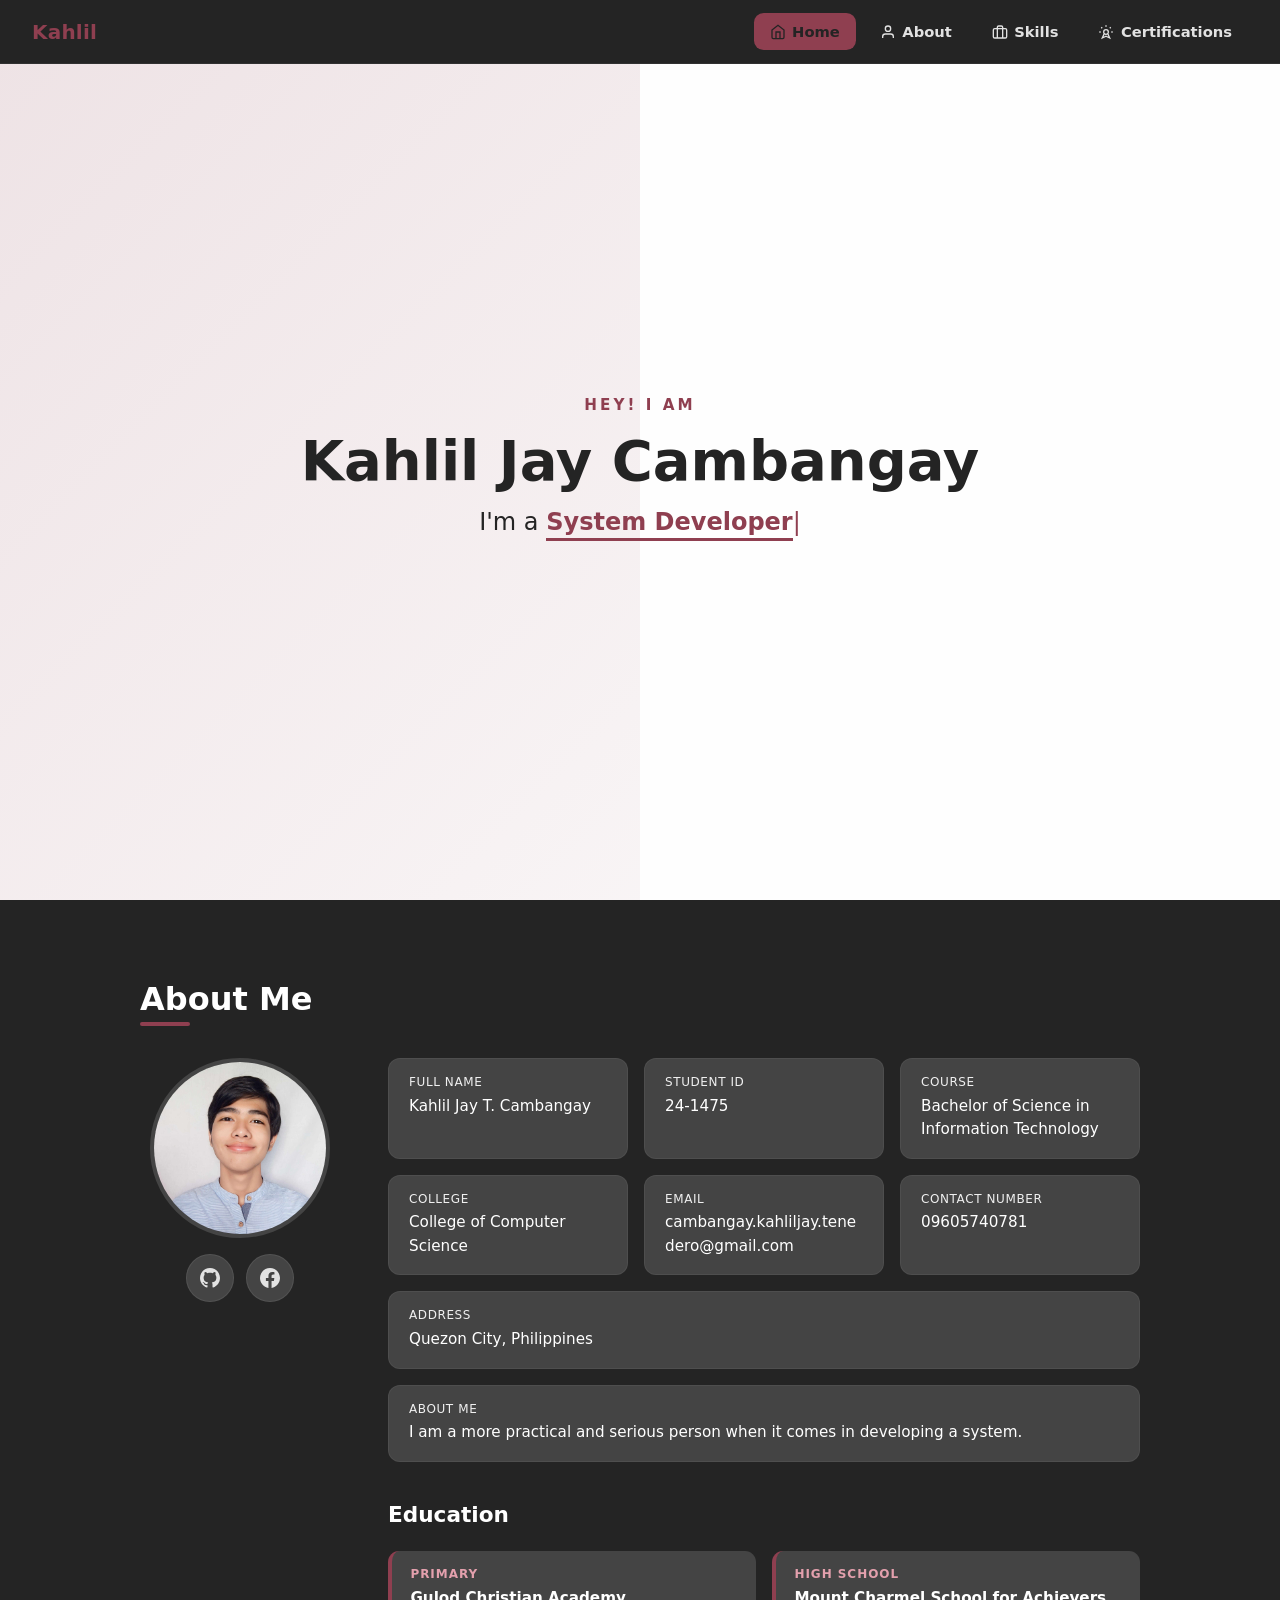
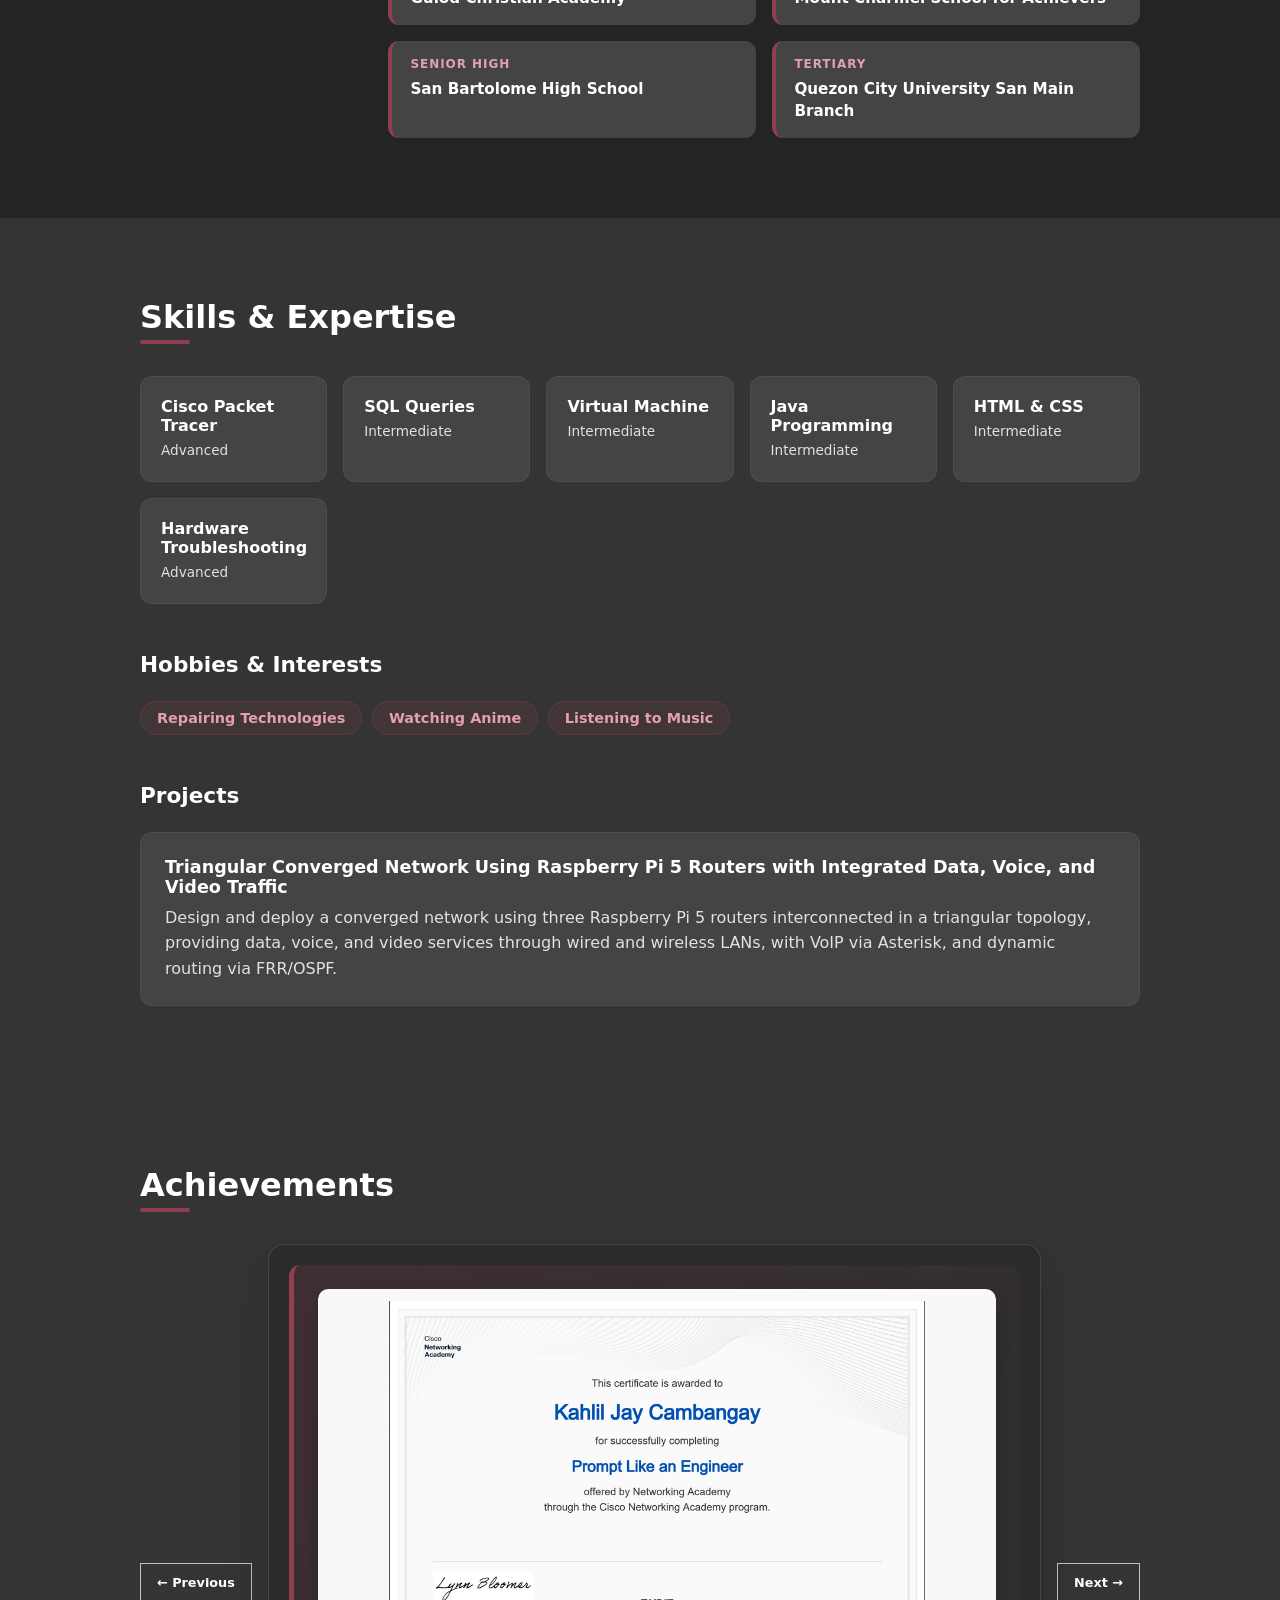
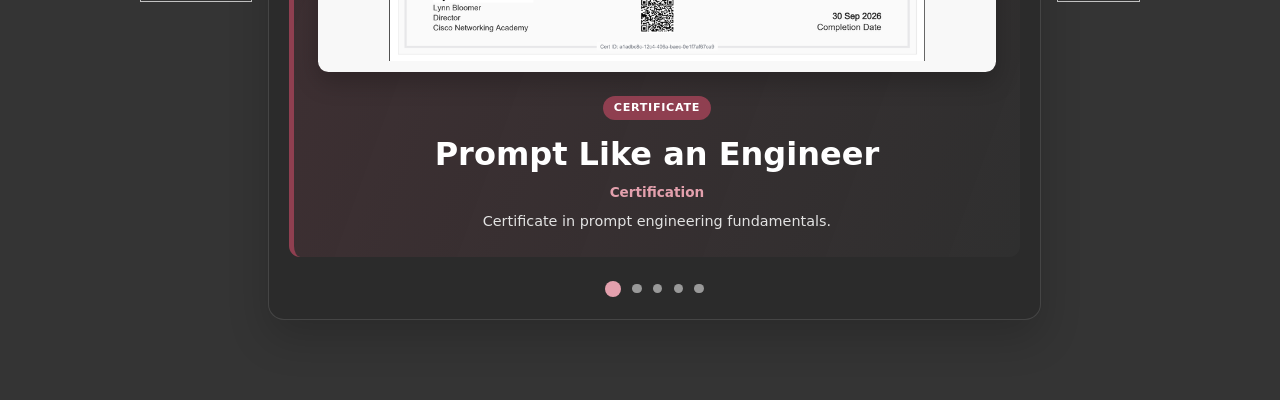
<file: index.html>
<!DOCTYPE html>
<html lang="en">
<head>
    <meta charset="UTF-8" />
    <meta name="viewport" content="width=device-width, initial-scale=1.0" />
    <title>Kahlil Jay Cambangay | Portfolio</title>
    <link rel="stylesheet" href="modern-style.css" />
</head>
<body class="modern-layout">
    <!-- Top Navigation Bar -->
    <header class="topnav">
        <a href="#homeSection" class="topnav-brand">Kahlil</a>
        <nav class="topnav-links">
            <a class="topnav-link active" href="#homeSection">
                <svg width="16" height="16" viewBox="0 0 24 24" fill="none" stroke="currentColor" stroke-width="2"><path d="M3 9l9-7 9 7v11a2 2 0 0 1-2 2H5a2 2 0 0 1-2-2z"/><polyline points="9 22 9 12 15 12 15 22"/></svg>
                Home
            </a>
            <a class="topnav-link" href="#infoSection">
                <svg width="16" height="16" viewBox="0 0 24 24" fill="none" stroke="currentColor" stroke-width="2"><path d="M20 21v-2a4 4 0 0 0-4-4H8a4 4 0 0 0-4 4v2"/><circle cx="12" cy="7" r="4"/></svg>
                About
            </a>
            <a class="topnav-link" href="#skillsSection">
                <svg width="16" height="16" viewBox="0 0 24 24" fill="none" stroke="currentColor" stroke-width="2"><rect x="2" y="7" width="20" height="14" rx="2" ry="2"/><path d="M16 21V5a2 2 0 0 0-2-2h-4a2 2 0 0 0-2 2v16"/></svg>
                Skills
            </a>
            <a class="topnav-link" href="#certificationsSection">
                <svg width="16" height="16" viewBox="0 0 24 24" fill="none" stroke="currentColor" stroke-width="2"><path d="M12 15.5a3.5 3.5 0 1 0 0-7 3.5 3.5 0 0 0 0 7Z"/><path d="m14.7 14.7 2.8 6.3-5.5-2.6-5.5 2.6 2.8-6.3"/><path d="M12 2v2M4.9 4.9l1.4 1.4M2 12h2M19.1 4.9l-1.4 1.4M20 12h2"/></svg>
                Certifications
            </a>
        </nav>
    </header>

    <!-- Main Content -->
    <main class="main-scroll">
        <!-- Hero / Home Section -->
        <section id="homeSection" class="hero-section">
            <div class="hero-split-bg"></div>
            <div class="hero-content">
                <span class="hero-greeting">HEY! I AM</span>
                <h1 class="hero-name">Kahlil Jay Cambangay</h1>
                <p class="hero-tagline">I'm a <span class="typewriter" id="typewriter"></span><span class="cursor">|</span></p>
            </div>
        </section>

        <!-- About / Personal Information Section -->
        <section id="infoSection" class="content-section">
            <div class="section-inner">
                <h2 class="section-title">About Me</h2>
                <div class="about-layout">
                    <div class="about-avatar">
                        <img src="Img/CambangayProfile.jpg" alt="Profile" />
                        <div class="about-socials">
                            <a href="https://github.com/" target="_blank" rel="noopener" class="social-btn" aria-label="GitHub">
                                <svg width="20" height="20" viewBox="0 0 24 24" fill="currentColor"><path d="M12 0c-6.626 0-12 5.373-12 12 0 5.302 3.438 9.8 8.207 11.387.599.111.793-.261.793-.577v-2.234c-3.338.726-4.033-1.416-4.033-1.416-.546-1.387-1.333-1.756-1.333-1.756-1.089-.745.083-.729.083-.729 1.205.084 1.839 1.237 1.839 1.237 1.07 1.834 2.807 1.304 3.492.997.107-.775.418-1.305.762-1.604-2.665-.305-5.467-1.334-5.467-5.931 0-1.311.469-2.381 1.236-3.221-.124-.303-.535-1.524.117-3.176 0 0 1.008-.322 3.301 1.23.957-.266 1.983-.399 3.003-.404 1.02.005 2.047.138 3.006.404 2.291-1.552 3.297-1.23 3.297-1.23.653 1.653.242 2.874.118 3.176.77.84 1.235 1.911 1.235 3.221 0 4.609-2.807 5.624-5.479 5.921.43.372.823 1.102.823 2.222v3.293c0 .319.192.694.801.576 4.765-1.589 8.199-6.086 8.199-11.386 0-6.627-5.373-12-12-12z"/></svg>
                            </a>
                            <a href="https://www.facebook.com/Sharashi1424/" target="_blank" rel="noopener" class="social-btn" aria-label="Facebook">
                                <svg width="20" height="20" viewBox="0 0 24 24" fill="currentColor"><path d="M24 12.073c0-6.627-5.373-12-12-12s-12 5.373-12 12c0 5.99 4.388 10.954 10.125 11.854v-8.385H7.078v-3.47h3.047V9.43c0-3.007 1.792-4.669 4.533-4.669 1.312 0 2.686.235 2.686.235v2.953H15.83c-1.491 0-1.956.925-1.956 1.874v2.25h3.328l-.532 3.47h-2.796v8.385C19.612 23.027 24 18.062 24 12.073z"/></svg>
                            </a>
                        </div>
                    </div>
                    <div class="about-details">
                        <div class="info-grid">
                            <div class="info-item">
                                <span class="label">Full Name</span>
                                <span class="value" id="infoName"></span>
                            </div>
                            <div class="info-item">
                                <span class="label">Student ID</span>
                                <span class="value" id="infoId"></span>
                            </div>
                            <div class="info-item">
                                <span class="label">Course</span>
                                <span class="value" id="infoCourse"></span>
                            </div>
                            <div class="info-item">
                                <span class="label">College</span>
                                <span class="value" id="infoCollege"></span>
                            </div>
                            <div class="info-item">
                                <span class="label">Email</span>
                                <span class="value" id="infoEmail"></span>
                            </div>
                            <div class="info-item">
                                <span class="label">Contact Number</span>
                                <span class="value" id="infoContact"></span>
                            </div>
                            <div class="info-item full">
                                <span class="label">Address</span>
                                <span class="value" id="infoAddress"></span>
                            </div>
                            <div class="info-item full">
                                <span class="label">About Me</span>
                                <span class="value" id="infoBio"></span>
                            </div>
                        </div>
                        <div class="education-section">
                            <h3 class="subsection-title">Education</h3>
                            <div class="education-grid" id="educationGrid" aria-label="Education history"></div>
                        </div>
                    </div>
                </div>
            </div>
        </section>

        <!-- Skills Section -->
        <section id="skillsSection" class="content-section alt-bg">
            <div class="section-inner">
                <h2 class="section-title">Skills & Expertise</h2>
                <div class="cards-grid" id="skillsGrid" aria-label="Skills and expertise"></div>

                <h3 class="subsection-title">Hobbies & Interests</h3>
                <div class="chips" id="hobbiesList" aria-label="Hobbies and interests"></div>

                <h3 class="subsection-title">Projects</h3>
                <div class="goal-card">
                    <h4 class="goal-title" id="goalProjectTitle"></h4>
                    <p class="goal-desc" id="goalProjectDesc"></p>
                </div>
            </div>
        </section>

        <!-- Certifications Section -->
        <section id="certificationsSection" class="content-section alt-bg">
            <div class="section-inner">
                <div class="achievements-heading">
                    <h2 class="section-title">Achievements</h2>
                </div>
                <div class="certificate-carousel-layout">
                    <button class="achievement-button" id="previousCertificate" type="button" aria-label="Previous certificate">&larr; Previous</button>
                    <div class="achievement-showcase" id="certificationsGrid" aria-label="Certifications"></div>
                    <button class="achievement-button" id="nextCertificate" type="button" aria-label="Next certificate">Next &rarr;</button>
                </div>
            </div>
        </section>
    </main>

    <script src="home.js"></script>
    <script src="info.js"></script>
    <script src="single-page-nav.js"></script>
    <script src="nav-mode.js"></script>
</body>
</html>
</file>
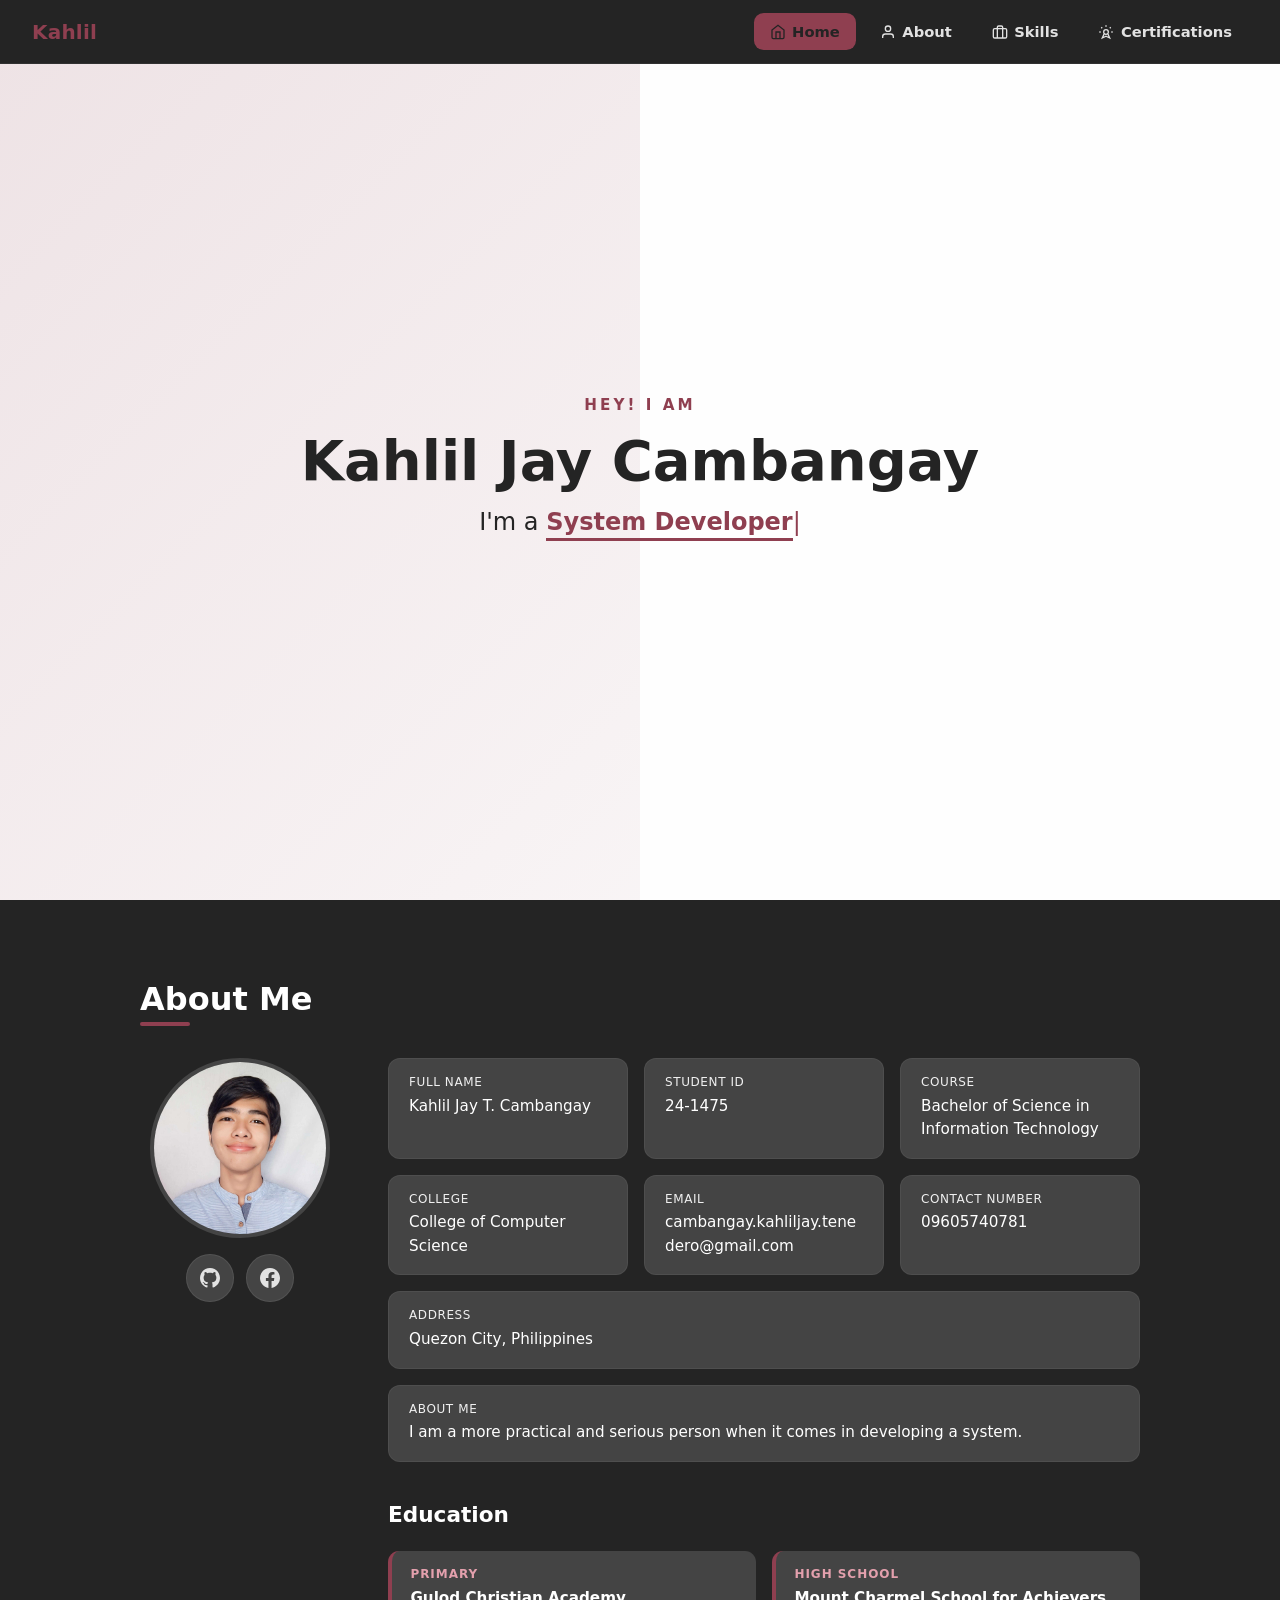
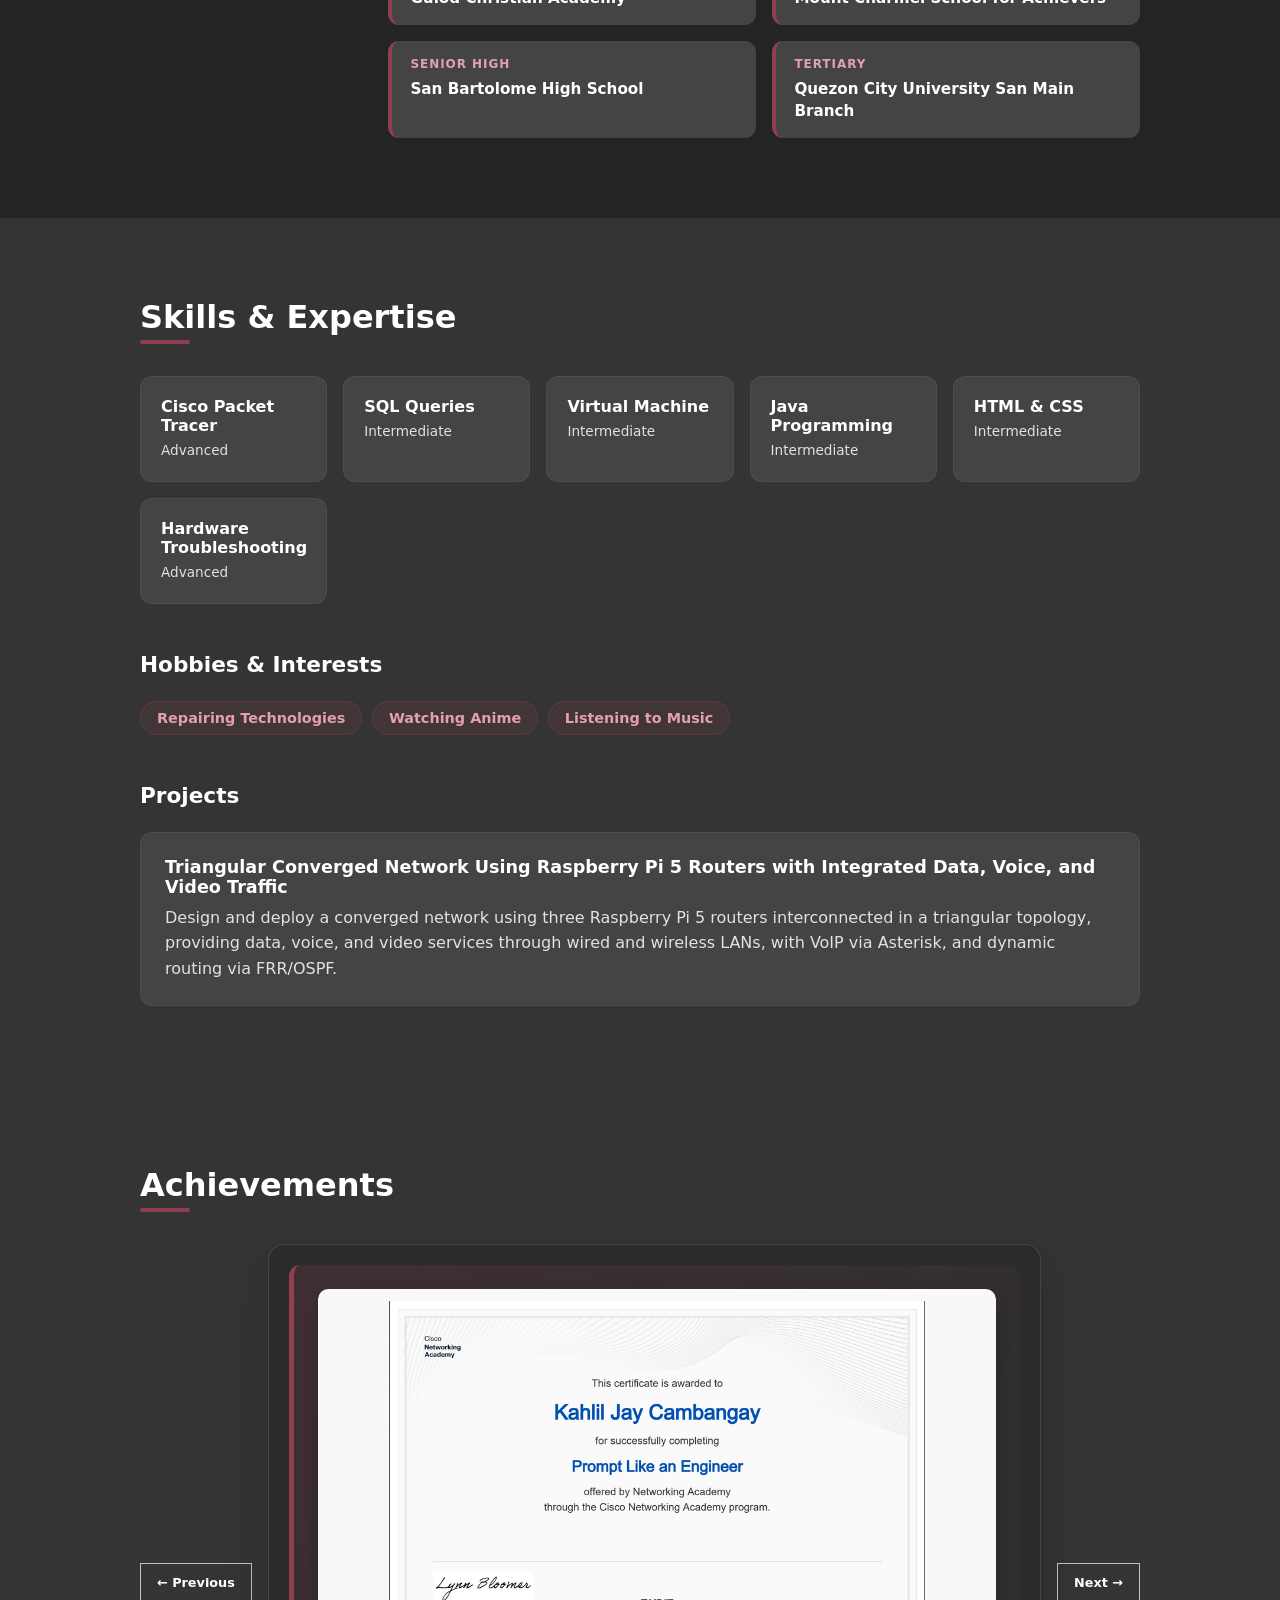
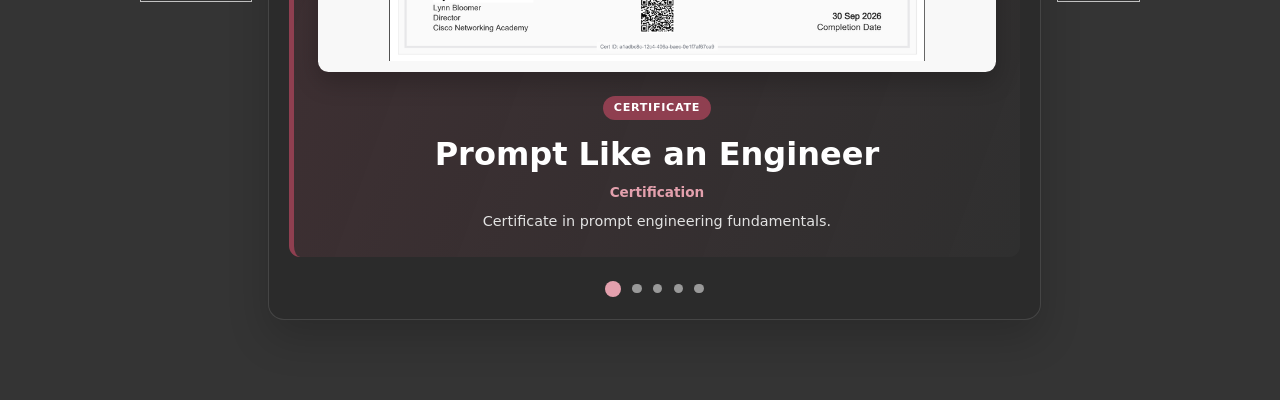
<file: info.html>
<!DOCTYPE html>
<html lang="en">
<head>
    <meta charset="UTF-8" />
    <meta name="viewport" content="width=device-width, initial-scale=1.0" />
    <title>Kahlil Jay Cambangay | Personal Information</title>
    <meta http-equiv="refresh" content="0; url=index.html#infoSection" />
    <link rel="stylesheet" href="style.css" />
</head>
<body>
    <div class="app-container">
        <main class="main-content">
            <section class="section visible">
                <h2>Redirecting…</h2>
                <p class="section-description">Opening the single-page portfolio.</p>
                <p><a class="nav-link" href="index.html#infoSection">Click here if you are not redirected.</a></p>
            </section>
        </main>
    </div>

    <script>
        // JS fallback in case meta refresh is blocked.
        window.location.replace('index.html#infoSection');
    </script>
</body>
</html>
</file>
<file: modern-style.css>
/* Modern Portfolio Layout - Minimal Burgundy Palette */

:root {
    --primary: #8f3f50;
    --primary-hover: #b45a6b;
    --primary-light: #e3a0ad;
    --dark: #242424;
    --dark-lighter: #343434;
    --dark-card: #444444;
    --text-light: #ffffff;
    --text-muted: #e2e2e2;
    --nav-height: 64px;
}

* {
    box-sizing: border-box;
    margin: 0;
    padding: 0;
}

html {
    scroll-behavior: smooth;
}

body.modern-layout {
    font-family: system-ui, -apple-system, BlinkMacSystemFont, "Segoe UI", sans-serif;
    background: var(--dark);
    color: var(--text-light);
    min-height: 100vh;
    overflow-x: hidden;
}

/* ===== TOP NAVIGATION BAR ===== */
.topnav {
    position: fixed;
    top: 0;
    left: 0;
    right: 0;
    height: var(--nav-height);
    background: var(--dark);
    display: flex;
    align-items: center;
    justify-content: space-between;
    padding: 0 2rem;
    z-index: 1000;
    border-bottom: 1px solid rgba(255, 255, 255, 0.06);
}

.topnav-brand {
    font-size: 1.25rem;
    font-weight: 700;
    color: var(--primary);
    text-decoration: none;
    letter-spacing: 0.01em;
}

.topnav-links {
    display: flex;
    align-items: center;
    gap: 0.5rem;
}

.topnav-link {
    display: inline-flex;
    align-items: center;
    gap: 0.4rem;
    padding: 0.6rem 1rem;
    border-radius: 0.6rem;
    color: var(--text-muted);
    text-decoration: none;
    font-size: 0.92rem;
    font-weight: 600;
    transition: all 0.15s ease;
}

.topnav-link.active {
    background: var(--primary);
    color: var(--dark);
}

.topnav-link:hover,
.topnav-link:focus-visible {
    color: var(--text-light);
    background: var(--dark-lighter);
}

.topnav-link.active:hover,
.topnav-link.active:focus-visible {
    color: var(--text-light);
    background: var(--primary-hover);
    box-shadow: 0 4px 12px rgba(45, 16, 24, 0.25);
}

.topnav-link svg {
    flex-shrink: 0;
}

/* ===== MAIN SCROLL AREA ===== */
.main-scroll {
    padding-top: var(--nav-height);
    min-height: 100vh;
}

/* ===== HERO SECTION ===== */
.hero-section {
    min-height: calc(100vh - var(--nav-height));
    display: flex;
    align-items: center;
    justify-content: center;
    padding: 3rem 2rem;
    position: relative;
    overflow: hidden;
    background: #fefefe;
}

.hero-split-bg {
    position: absolute;
    top: 0;
    left: 0;
    width: 50%;
    height: 100%;
    background: linear-gradient(135deg, rgba(143, 63, 80, 0.14) 0%, rgba(143, 63, 80, 0.05) 100%);
    z-index: 0;
    display: flex;
    flex-direction: column;
    align-items: center;
    justify-content: center;
}

.hero-avatar-img {
    width: 220px;
    height: 220px;
    border-radius: 50%;
    object-fit: cover;
    border: 5px solid rgba(255, 255, 255, 0.8);
    box-shadow: 0 10px 30px rgba(0, 0, 0, 0.15);
}

.hero-split-bg .hero-socials {
    display: flex;
    gap: 0.75rem;
    margin-top: 1.5rem;
}

.hero-content {
    position: relative;
    z-index: 1;
    text-align: center;
    max-width: 800px;
}

.hero-greeting {
    display: block;
    font-size: 0.95rem;
    font-weight: 600;
    letter-spacing: 0.2em;
    color: var(--primary);
    margin-bottom: 1rem;
}

.hero-name {
    font-size: clamp(2.1rem, 5.5vw, 3.5rem);
    font-weight: 800;
    color: var(--dark);
    margin-bottom: 1rem;
    line-height: 1.1;
}

.hero-tagline {
    font-size: clamp(1.05rem, 2.8vw, 1.5rem);
    font-weight: 500;
    color: var(--dark);
    margin-bottom: 2rem;
}

.hero-tagline .typewriter {
    color: var(--primary);
    font-weight: 600;
    border-bottom: 3px solid var(--primary);
    padding-bottom: 2px;
}

.hero-tagline .cursor {
    color: var(--primary);
    animation: blink 1s infinite;
}

@keyframes blink {
    0%, 50% { opacity: 1; }
    51%, 100% { opacity: 0; }
}

.hero-socials {
    display: flex;
    gap: 0.75rem;
}

.social-btn {
    width: 48px;
    height: 48px;
    border-radius: 50%;
    background: var(--dark-card);
    color: var(--text-muted);
    display: inline-flex;
    align-items: center;
    justify-content: center;
    text-decoration: none;
    transition: all 0.15s ease;
    border: 1px solid rgba(255, 255, 255, 0.08);
}

.social-btn:hover {
    background: var(--primary);
    color: var(--dark);
    transform: translateY(-2px);
}

/* ===== CONTENT SECTIONS ===== */
.content-section {
    padding: 5rem 2rem;
}

.content-section.alt-bg {
    background: var(--dark-lighter);
}

.section-inner {
    max-width: 1000px;
    margin: 0 auto;
}

.section-title {
    font-size: 2rem;
    font-weight: 750;
    margin-bottom: 2.5rem;
    color: var(--text-light);
    position: relative;
    display: inline-block;
}

.section-title::after {
    content: '';
    position: absolute;
    left: 0;
    bottom: -8px;
    width: 50px;
    height: 4px;
    background: var(--primary);
    border-radius: 2px;
}

.subsection-title {
    font-size: 1.35rem;
    font-weight: 600;
    margin: 3rem 0 1.5rem;
    color: var(--text-light);
}

/* ===== ABOUT LAYOUT ===== */
.about-layout {
    display: grid;
    grid-template-columns: 200px 1fr;
    gap: 3rem;
    align-items: start;
}

.about-avatar img {
    width: 180px;
    height: 180px;
    border-radius: 50%;
    object-fit: cover;
    border: 4px solid var(--dark-card);
}

.about-avatar {
    display: flex;
    flex-direction: column;
    align-items: center;
}

.about-socials {
    display: flex;
    gap: 0.75rem;
    margin-top: 1rem;
}

.about-details {
    flex: 1;
    min-width: 0;
}

/* ===== EDUCATION ===== */
.education-section .subsection-title {
    margin-top: 2.5rem;
}

.education-grid {
    display: grid;
    grid-template-columns: repeat(2, minmax(0, 1fr));
    gap: 1rem;
}

.education-card {
    background: var(--dark-card);
    border-left: 4px solid var(--primary);
    border-radius: 0.7rem;
    padding: 1rem 1.15rem;
}

.education-level {
    display: block;
    color: var(--primary-light);
    font-size: 0.75rem;
    font-weight: 700;
    letter-spacing: 0.08em;
    text-transform: uppercase;
    margin-bottom: 0.4rem;
}

.education-school {
    color: var(--text-light);
    font-size: 0.95rem;
    font-weight: 600;
    line-height: 1.45;
}

/* ===== INFO GRID ===== */
.info-grid {
    display: grid;
    grid-template-columns: repeat(auto-fit, minmax(240px, 1fr));
    gap: 1rem;
}

.info-item {
    background: var(--dark-card);
    padding: 1rem 1.25rem;
    border-radius: 0.75rem;
    border: 1px solid rgba(255, 255, 255, 0.05);
    overflow: hidden;
}

.info-item.full {
    grid-column: 1 / -1;
}

.info-item .label {
    display: block;
    font-size: 0.75rem;
    text-transform: uppercase;
    letter-spacing: 0.05em;
    color: #f0f0f0;
    margin-bottom: 0.35rem;
}

.info-item .value {
    font-size: 0.95rem;
    color: var(--text-light);
    line-height: 1.55;
    word-break: break-word;
    overflow-wrap: break-word;
}

/* ===== CARDS GRID (Skills) ===== */
.cards-grid {
    display: grid;
    grid-template-columns: repeat(auto-fit, minmax(180px, 1fr));
    gap: 1rem;
}

.cards-grid .card,
.card {
    background: var(--dark-card);
    padding: 1.25rem;
    border-radius: 0.75rem;
    border: 1px solid rgba(255, 255, 255, 0.05);
    transition: transform 0.15s ease, box-shadow 0.15s ease;
}

.cards-grid .card:hover,
.card:hover {
    transform: translateY(-2px);
    box-shadow: 0 10px 30px rgba(0, 0, 0, 0.3);
}

.cards-grid .card h4,
.card h4 {
    font-size: 1rem;
    margin-bottom: 0.35rem;
    color: var(--text-light);
}

.cards-grid .card p,
.card p {
    font-size: 0.85rem;
    color: var(--text-muted);
    line-height: 1.5;
}

.skill-level {
    font-size: 0.8rem;
    color: var(--primary-light);
    font-weight: 500;
    margin-top: 0.25rem;
}

/* ===== CHIPS (Hobbies) ===== */
.chips {
    display: flex;
    flex-wrap: wrap;
    gap: 0.6rem;
}

.chip {
    display: inline-flex;
    align-items: center;
    padding: 0.5rem 1rem;
    border-radius: 999px;
    background: rgba(143, 63, 80, 0.16);
    border: 1px solid rgba(143, 63, 80, 0.32);
    color: var(--primary-light);
    font-weight: 650;
    font-size: 0.9rem;
}

/* ===== GOAL CARD ===== */
.goal-card {
    background: var(--dark-card);
    padding: 1.5rem;
    border-radius: 0.75rem;
    border: 1px solid rgba(255, 255, 255, 0.05);
}

.goal-card .goal-title {
    font-size: 1.1rem;
    margin-bottom: 0.5rem;
    color: var(--text-light);
}

.goal-card .goal-desc {
    color: var(--text-muted);
    line-height: 1.6;
}

/* ===== CERTIFICATIONS ===== */
.achievements-heading {
    display: flex;
    align-items: flex-start;
    justify-content: space-between;
    gap: 1rem;
}

.certificate-carousel-layout {
    display: grid;
    grid-template-columns: auto minmax(0, 1fr) auto;
    align-items: center;
    gap: 1rem;
}

.achievement-button {
    padding: 0.7rem 1rem;
    border: 1px solid rgba(255, 255, 255, 0.7);
    background: transparent;
    color: var(--text-light);
    font: inherit;
    font-size: 0.8rem;
    font-weight: 700;
    cursor: pointer;
    transition: background 0.15s ease, color 0.15s ease;
}

.achievement-button:hover,
.achievement-button:focus-visible {
    background: var(--primary);
    border-color: var(--primary);
    color: var(--text-light);
}

.certificate-carousel-layout > .achievement-button {
    align-self: center;
}

.achievement-showcase {
    display: grid;
    gap: 1.25rem;
    background: #2b2b2b;
    border: 1px solid rgba(255, 255, 255, 0.12);
    border-radius: 1rem;
    padding: 1.25rem;
    position: relative;
    box-shadow: 0 18px 40px rgba(0, 0, 0, 0.18);
}

.featured-certificate {
    display: grid;
    grid-template-columns: 1fr;
    gap: 1.5rem;
    align-items: center;
    padding: 1.5rem;
    border-left: 5px solid var(--primary);
    background: linear-gradient(110deg, rgba(143, 63, 80, 0.2), rgba(255, 255, 255, 0.02));
    border-radius: 0.7rem;
}

.featured-certificate-details {
    min-width: 0;
    text-align: center;
    order: 2;
}

.certificate-number {
    display: none;
    color: var(--primary-light);
    font-size: 0.78rem;
    font-weight: 800;
    letter-spacing: 0.16em;
    line-height: 1;
    margin-bottom: 1.25rem;
}

.certificate-label {
    display: inline-block;
    border-radius: 999px;
    background: var(--primary);
    padding: 0.35rem 0.7rem;
    color: var(--text-light);
    font-size: 0.7rem;
    font-weight: 700;
    letter-spacing: 0.06em;
    text-transform: uppercase;
    margin-bottom: 1rem;
}

.featured-certificate-details h3 {
    color: var(--text-light);
    font-size: clamp(1.35rem, 3vw, 2rem);
    line-height: 1.15;
    margin-bottom: 0.7rem;
}

.featured-certificate-details .certification-provider {
    color: var(--primary-light);
    font-size: 0.85rem;
    font-weight: 600;
    margin-bottom: 0.65rem;
}

.featured-certificate-details .certification-description {
    color: var(--text-muted);
    font-size: 0.9rem;
    line-height: 1.55;
}

.featured-certificate-image {
    min-height: 320px;
    display: flex;
    align-items: center;
    justify-content: center;
    padding: 0.7rem;
    background: #f8f8f8;
    border-radius: 0.65rem;
    box-shadow: 0 10px 24px rgba(0, 0, 0, 0.22);
    overflow: hidden;
    order: 1;
}

.featured-certificate-image img {
    width: 100%;
    height: 100%;
    max-height: 360px;
    object-fit: contain;
    display: block;
}

.certificate-thumbnails {
    display: none;
}

.certificate-indicators {
    display: flex;
    align-items: center;
    justify-content: center;
    gap: 0.7rem;
    padding: 0.25rem 0 0.15rem;
}

.certificate-indicator {
    width: 0.6rem;
    height: 0.6rem;
    flex: 0 0 0.6rem;
    padding: 0;
    border: 0;
    border-radius: 50%;
    background: var(--text-muted);
    opacity: 0.6;
    cursor: pointer;
    transition: width 0.3s ease, height 0.3s ease, flex-basis 0.3s ease,
        background-color 0.3s ease, opacity 0.3s ease, transform 0.3s ease;
}

.certificate-indicator:hover,
.certificate-indicator:focus-visible {
    opacity: 1;
    transform: scale(1.1);
    outline: 2px solid var(--primary-light);
    outline-offset: 3px;
}

.certificate-indicator.active {
    width: 1rem;
    height: 1rem;
    flex-basis: 1rem;
    background: var(--primary-light);
    opacity: 1;
}

.certificate-thumbnail {
    min-width: 0;
    padding: 0.45rem;
    border: 1px solid rgba(255, 255, 255, 0.12);
    border-radius: 0.6rem;
    background: #383838;
    cursor: pointer;
    transition: border-color 0.15s ease, opacity 0.15s ease, transform 0.15s ease;
}

.certificate-thumbnail:hover,
.certificate-thumbnail:focus-visible,
.certificate-thumbnail.selected {
    border-color: var(--primary-light);
    transform: translateY(-2px);
}

.certificate-thumbnail:not(.selected) {
    opacity: 0.65;
}

.certificate-thumbnail img {
    display: block;
    width: 100%;
    aspect-ratio: 16 / 10;
    object-fit: cover;
    border-radius: 0.35rem;
}

/* ===== RESPONSIVE ===== */
@media (max-width: 900px) {
    .topnav {
        padding: 0 1rem;
    }

    .hero-content {
        max-width: 680px;
    }

    .content-section {
        padding: 4.25rem 1.5rem 7rem;
    }
}

@media (max-width: 768px) {
    .topnav {
        top: auto;
        bottom: 1rem;
        left: 50%;
        right: auto;
        width: min(92vw, 430px);
        height: auto;
        min-height: 68px;
        transform: translateX(-50%);
        padding: 0.45rem 0.6rem;
        border: 1px solid rgba(255, 255, 255, 0.12);
        border-radius: 999px;
        background: rgba(36, 36, 36, 0.96);
        box-shadow: 0 12px 30px rgba(0, 0, 0, 0.28);
        backdrop-filter: blur(12px);
    }

    .topnav-brand {
        display: none;
    }

    .topnav-links {
        width: 100%;
        justify-content: space-around;
        gap: 0.25rem;
    }

    .topnav-links::-webkit-scrollbar {
        display: none;
    }

    .topnav-link {
        flex: 1 1 0;
        min-width: 0;
        min-height: 58px;
        flex-direction: column;
        justify-content: center;
        gap: 0.25rem;
        padding: 0.4rem 0.25rem;
        border-radius: 999px;
        font-size: 0.7rem;
        line-height: 1;
        text-align: center;
    }

    .topnav-link svg {
        width: 20px;
        height: 20px;
    }

    .topnav-link.active {
        background: var(--primary);
        color: var(--text-light);
        box-shadow: 0 4px 12px rgba(0, 0, 0, 0.18);
    }

    .hero-section {
        padding: 2.5rem 1rem;
    }

    /* On smaller screens, switch the split background to a top-half block */
    .hero-split-bg {
        width: 100%;
        height: 55%;
    }

    .hero-content {
        max-width: 92vw;
        padding: 0 0.5rem;
    }

    .hero-greeting {
        letter-spacing: 0.16em;
    }

    .hero-tagline {
        margin-bottom: 1.25rem;
    }

    .social-btn {
        width: 44px;
        height: 44px;
    }

    .about-layout {
        grid-template-columns: 1fr;
        gap: 2rem;
        text-align: center;
    }

    .about-avatar img {
        width: 150px;
        height: 150px;
    }

    .section-title::after {
        left: 50%;
        transform: translateX(-50%);
    }

    .info-grid {
        grid-template-columns: 1fr;
    }

    .education-grid {
        grid-template-columns: 1fr;
    }

    .cards-grid {
        grid-template-columns: repeat(2, minmax(0, 1fr));
    }

}

@media (max-width: 480px) {
    .topnav-brand {
        font-size: 1.05rem;
    }

    .topnav-link {
        font-size: 0.65rem;
    }

    .topnav-link svg {
        width: 18px;
        height: 18px;
    }

    .hero-section {
        padding: 2.25rem 0.9rem;
    }

    .hero-greeting {
        font-size: 0.85rem;
    }

    .hero-tagline {
        font-size: 1.05rem;
    }

    .cards-grid {
        grid-template-columns: 1fr;
    }

    .certificate-carousel-layout {
        grid-template-columns: 1fr;
        gap: 0.75rem;
    }

    .featured-certificate {
        gap: 1.5rem;
        padding: 1.25rem;
    }

    .featured-certificate-image {
        min-height: 190px;
        order: -1;
    }

    .certificate-thumbnails {
        gap: 0.35rem;
    }

    .certificate-carousel-layout > .achievement-button {
        width: 100%;
    }

    .certificate-carousel-layout > .achievement-button:first-child {
        order: 2;
    }

    .certificate-carousel-layout > .achievement-button:last-child {
        order: 3;
    }

    .achievement-showcase {
        order: 1;
    }

    .content-section {
        padding: 3.25rem 1rem 7rem;
    }
}

/* Hide old layout elements */
body.modern-layout .app-container,
body.modern-layout .sidebar,
body.modern-layout .sidebar-toggle {
    display: none !important;
}
</file>
<file: style.css>
html, body {
    height: 100%;
    margin: 0;
}

:root {
    --topbar-height: 64px;
}

* {
    box-sizing: border-box;
    margin: 0;
    padding: 0;
    font-family: system-ui, -apple-system, BlinkMacSystemFont, "Segoe UI", sans-serif;
}

body {
    background: #f3f4f8;
    color: #111827;
    overflow: hidden; 
}

.app-container {
    display: flex;
    height: 100vh; 
    overflow: hidden;
}

.mode-topbar .app-container {
    flex-direction: column;
}

.mode-topbar .sidebar {
    width: 100%;
    height: var(--topbar-height);
    position: fixed;
    top: 0;
    left: 0;
    right: 0;
    display: flex;
    flex-direction: row;
    align-items: center;
    justify-content: center;
    padding: 0.5rem 1rem;
    z-index: 1100;
}

.mode-topbar .profile-header {
    display: flex;
    align-items: center;
    gap: 0.5rem;
    position: absolute;
    left: 60px;
    top: 50%;
    transform: translateY(-50%);
    margin: 0;
}

.name-short { display: none; }
.name-full { display: inline; }

.mode-topbar .name-short { display: inline; }
.mode-topbar .name-full { display: none; }

.mode-topbar .profile-header .student-id {
    display: none;
}

.mode-topbar .avatar {
    display: none;
}

.mode-topbar .sidebar-bottom,
.mode-topbar .settings-link {
    display: none;
}

.mode-topbar .nav {
    position: absolute;
    left: 50%;
    top: 50%;
    transform: translate(-50%, -50%);
    flex-direction: row;
    align-items: center;
    gap: 0.6rem;
    white-space: nowrap;
}

.mode-topbar .nav-link {
    display: inline-block;
    margin: 0 14px;
}

.mode-topbar .main-content {
    width: 100%;
    /* Put the scroll container BELOW the fixed topbar */
    margin-top: var(--topbar-height);
    height: calc(100vh - var(--topbar-height));
    padding: 0;
}

.mode-topbar .content-inner {
    max-width: 1100px;
    margin: 0 auto;
    padding: 2rem 2.5rem;
}

.sidebar-toggle {
    position: fixed;
    top: 12px;
    left: 12px;
    width: 40px;
    height: 40px;
    border-radius: 8px;
    border: none;
    background: rgba(17,24,39,0.9);
    color: #fff;
    display: inline-flex;
    align-items: center;
    justify-content: center;
    z-index: 1200;
    cursor: pointer;
}

/* Sidebar hide/show */
.sidebar {
    transition: width 220ms ease, padding 220ms ease, transform 220ms ease, opacity 220ms ease;
}

body.sidebar-hidden .sidebar {
    width: 0;
    padding: 0;
    overflow: hidden;
    opacity: 0;
    transform: translateX(-12px);
}

body.sidebar-hidden .main-content {
    padding-left: 1.25rem;
    padding-right: 1.25rem;
}

/* Mobile drawer (shown when tapping the toggle on small screens) */
.mobile-drawer {
    position: fixed;
    inset: 0;
    background: rgba(17, 24, 39, 0.45);
    display: none;
    z-index: 1300;
}

body.drawer-open .mobile-drawer {
    display: block;
}

.mobile-drawer-panel {
    width: 290px;
    max-width: 86vw;
    height: 100%;
    background: linear-gradient(180deg, #111827, #1f2937);
    color: #f9fafb;
    padding: 1rem 1rem 1.25rem;
    box-shadow: 0 18px 45px rgba(2, 6, 23, 0.35);
    transform: translateX(-100%);
    transition: transform 220ms cubic-bezier(.2,.9,.2,1);
}

body.drawer-open .mobile-drawer-panel {
    transform: translateX(0);
}

.mobile-drawer-header {
    display: flex;
    align-items: center;
    justify-content: space-between;
    gap: 0.75rem;
    padding-bottom: 0.75rem;
    border-bottom: 1px solid rgba(148, 163, 184, 0.22);
    margin-bottom: 0.75rem;
}

.mobile-brand {
    font-weight: 800;
    letter-spacing: 0.01em;
}

.mobile-drawer-close {
    width: 40px;
    height: 40px;
    border-radius: 10px;
    border: 1px solid rgba(148, 163, 184, 0.25);
    background: rgba(255, 255, 255, 0.06);
    color: #ffffff;
    font-size: 1.35rem;
    line-height: 1;
    cursor: pointer;
}

.mobile-drawer-nav {
    display: flex;
    flex-direction: column;
    gap: 0.5rem;
}

@media (min-width: 841px) {
    .mobile-drawer {
        display: none !important;
    }
}

@media (max-width: 540px) {
    .mode-topbar .profile-header { left: 56px; }
}

@media (max-width: 540px) {
    .sidebar-toggle { left: 8px; top: 8px; }
}

.sidebar {
    width: 280px;
    background: linear-gradient(180deg, #111827, #1f2937);
    color: #f9fafb;
    padding: 1.5rem 1.25rem 2rem;
    display: flex;
    flex-direction: column;
    position: sticky;
    top: 0;
    height: 100vh;
    overflow: auto; /* allow sidebar to scroll internally on small screens */
}

.profile-header {
    text-align: center;
    margin-bottom: 2rem;
}

.avatar {
    width: 96px;
    height: 96px;
    border-radius: 50%;
    margin: 0 auto 0.75rem;
    background: #4b5563;
    display: flex;
    align-items: center;
    justify-content: center;
    overflow: hidden;
    position: relative;
    transition: transform 220ms cubic-bezier(.2,.9,.2,1), box-shadow 220ms ease;
    will-change: transform;
}

.avatar img {
    width: 100%;
    height: 100%;
    object-fit: cover;
    display: block;
    transition: transform 220ms cubic-bezier(.2,.9,.2,1), filter 220ms ease, opacity 220ms ease;
}

.avatar:hover {
    transform: translateX(-8px) scale(1.04) rotate(-2deg);
    box-shadow: 0 12px 26px rgba(2,6,23,0.12);
}

@media (max-width: 840px) {
    .avatar:hover {
        transform: none;
        box-shadow: none;
    }
}
.name {
    font-size: 1.1rem;
    font-weight: 600;
}

.student-id {
    font-size: 0.9rem;
    color: #9ca3af;
}

.nav {
    display: flex;
    flex-direction: column;
    gap: 0.5rem;
}

.sidebar-bottom {
    margin-top: auto;
    padding-top: 1rem;
}

.settings-link {
    display: block;
    text-decoration: none;
    color: #cbd5e1;
    padding: 0.6rem 0.8rem;
    border-radius: 0.5rem;
    background: transparent;
    transition: background 0.15s ease, color 0.15s ease;
}

.settings-link:hover {
    background: #374151;
    color: #ffffff;
}

.nav-link {
    display: block;
    text-decoration: none;
    border: none;
    background: transparent;
    color: #e5e7eb;
    text-align: left;
    padding: 0.6rem 0.8rem;
    border-radius: 0.5rem;
    cursor: pointer;
    font-size: 0.98rem;
    transition: background 0.15s ease, color 0.15s ease;
}

.nav-link:link,
.nav-link:visited {
    text-decoration: none;
    color: inherit;
}

.nav-link:hover {
    background: #374151;
}

.nav-link.active {
    background: #fbbf24;
    color: #111827;
}

.main-content {
    flex: 1;
    padding: 2rem 2.5rem;
    width: 100%;
    height: 100%;
    overflow: auto; /* scroll inside main area instead of the page */
    -webkit-overflow-scrolling: touch;
}

.content-inner {
    width: 100%;
    max-width: 1000px;
    margin: 0 auto;
}

.section {
    display: none;
}

.section.visible {
    display: block;
}

/* Single-page scroll mode (Home + Personal Information in one page) */
body.single-page .section {
    display: block;
}

body.single-page .main-content {
    scroll-behavior: smooth;
    scroll-snap-type: y proximity;
    scroll-padding-top: 0;
    padding: 0;
}

body.single-page .content-inner {
    padding: 2rem 2.5rem;
}

body.single-page .section {
    scroll-snap-align: start;
    scroll-snap-stop: normal;
    min-height: 100%;
    padding-bottom: 1.5rem;
}

/* Single-page snap fixes for TOPBAR mode only (keeps sidebar mode unchanged) */
body.single-page.mode-topbar .main-content {
    scroll-padding-top: 0;
}

body.single-page.mode-topbar .section {
    /* Ensure the Home section fully fills the view so the next section doesn't peek */
    min-height: calc(100vh - var(--topbar-height));
    min-height: calc(100dvh - var(--topbar-height));
}

.section h2 {
    font-size: 1.6rem;
    margin-bottom: 0.75rem;
}

.section p {
    margin-bottom: 1rem;
    line-height: 1.6;
}

.home-highlights {
    display: grid;
    grid-template-columns: repeat(auto-fit, minmax(220px, 1fr));
    gap: 1rem;
    margin-top: 1.5rem;
}

.card {
    background: white;
    border-radius: 0.75rem;
    padding: 1.25rem;
    box-shadow: 0 8px 20px rgba(15, 23, 42, 0.08);
}

.card h3 {
    margin-bottom: 0.5rem;
}

.info-layout {
    margin-top: 1.2rem;
    display: grid;
    grid-template-columns: 200px 1fr;
    gap: 2rem;
    align-items: start;
}

.info-avatar-section {
    display: flex;
    flex-direction: column;
    align-items: center;
    position: sticky;
    top: 2rem;
}

.info-avatar {
    width: 180px;
    height: 180px;
    border-radius: 50%;
    background: #4b5563;
    display: flex;
    align-items: center;
    justify-content: center;
    overflow: hidden;
    box-shadow: 0 12px 30px rgba(15, 23, 42, 0.15);
    border: 4px solid white;
}

.info-avatar img {
    width: 100%;
    height: 100%;
    object-fit: cover;
    display: block;
}

.info-details-section {
    flex: 1;
}

.info-grid {
    display: grid;
    grid-template-columns: repeat(auto-fit, minmax(260px, 1fr));
    gap: 0.9rem 1.5rem;
}

.info-subsection {
    margin-top: 1.6rem;
}

.info-subsection h3 {
    font-size: 1.15rem;
    margin-bottom: 0.35rem;
}

.subsection-description {
    color: #4b5563;
    margin-bottom: 0.8rem;
    line-height: 1.5;
}

.cards-grid {
    display: grid;
    grid-template-columns: repeat(auto-fit, minmax(220px, 1fr));
    gap: 1rem;
}

.cards-grid .card h4 {
    margin-bottom: 0.35rem;
    font-size: 1rem;
}

.chips {
    display: flex;
    flex-wrap: wrap;
    gap: 0.55rem;
}

.chip {
    display: inline-flex;
    align-items: center;
    padding: 0.45rem 0.7rem;
    border-radius: 999px;
    background: rgba(251, 191, 36, 0.22);
    border: 1px solid rgba(245, 158, 11, 0.35);
    color: #111827;
    font-weight: 600;
    font-size: 0.9rem;
}

.goal-project .goal-title {
    margin-bottom: 0.35rem;
}

.goal-project .goal-desc {
    margin-bottom: 0;
    color: #374151;
    line-height: 1.6;
}

.info-item {
    background: white;
    padding: 0.9rem 1rem;
    border-radius: 0.7rem;
    box-shadow: 0 4px 14px rgba(15, 23, 42, 0.05);
}

.info-item.full {
    grid-column: 1 / -1;
}

.label {
    display: block;
    font-size: 0.8rem;
    text-transform: uppercase;
    letter-spacing: 0.04em;
    color: #6b7280;
    margin-bottom: 0.15rem;
}

.value {
    font-size: 0.98rem;
}

.section-description {
    color: #4b5563;
}

.entry-form {
    margin-top: 1.2rem;
    background: white;
    padding: 1.25rem 1.5rem;
    border-radius: 0.9rem;
    box-shadow: 0 8px 20px rgba(15, 23, 42, 0.08);
    display: grid;
    grid-template-columns: repeat(auto-fit, minmax(240px, 1fr));
    gap: 0.9rem 1.5rem;
}

.form-row {
    display: flex;
    flex-direction: column;
    gap: 0.3rem;
}

.form-row label {
    font-size: 0.85rem;
    color: #4b5563;
}

input[type="text"],
input[type="date"],
input[type="file"],
select,
textarea {
    border-radius: 0.5rem;
    border: 1px solid #d1d5db;
    padding: 0.5rem 0.6rem;
    font-size: 0.95rem;
    outline: none;
    transition: border-color 0.15s ease, box-shadow 0.15s ease;
}

input:focus,
select:focus,
textarea:focus {
    border-color: #f59e0b;
    box-shadow: 0 0 0 2px rgba(245, 158, 11, 0.25);
}

textarea {
    resize: vertical;
}

.btn-primary {
    grid-column: 1 / -1;
    padding: 0.6rem 1.1rem;
    border-radius: 0.6rem;
    border: none;
    background: #fbbf24;
    color: #111827;
    font-weight: 600;
    cursor: pointer;
    margin-top: 0.4rem;
    justify-self: flex-start;
    transition: background 0.15s ease, transform 0.05s ease;
}

.btn-primary:hover {
    background: #f59e0b;
}

.btn-primary:active {
    transform: translateY(1px);
}

.btn-secondary {
    display: inline-flex;
    align-items: center;
    justify-content: center;
    gap: 0.35rem;
    padding: 0.55rem 0.95rem;
    border-radius: 0.65rem;
    border: 1px solid #d1d5db;
    background: #ffffff;
    color: #111827;
    font-weight: 600;
    cursor: pointer;
    transition: box-shadow 0.15s ease, transform 0.05s ease, background 0.15s ease;
}

.btn-secondary:hover {
    background: #f9fafb;
    box-shadow: 0 8px 18px rgba(15, 23, 42, 0.08);
}

.btn-secondary:active {
    transform: translateY(1px);
}

.muted {
    color: #6b7280;
}

.note {
    margin-top: 1rem;
}

.form-notice {
    grid-column: 1 / -1;
    margin-top: 0.4rem;
    padding: 0.65rem 0.85rem;
    border-radius: 0.65rem;
    border: 1px solid rgba(16, 185, 129, 0.35);
    background: rgba(16, 185, 129, 0.1);
    color: #065f46;
    font-weight: 600;
}

.entries-toolbar {
    margin-top: 1.5rem;
    display: flex;
    align-items: center;
    gap: 0.5rem;
    font-size: 0.9rem;
    color: #4b5563;
}

.entries-grid {
    margin-top: 1rem;
    display: grid;
    grid-template-columns: repeat(auto-fit, minmax(240px, 1fr));
    gap: 1rem;
}

/* Activity Folder UI */
.folder-header {
    display: flex;
    align-items: flex-start;
    justify-content: space-between;
    gap: 1rem;
    margin-bottom: 0.9rem;
}

.folder-header h2 {
    margin-bottom: 0.25rem;
}

.folder-grid {
    display: grid;
    grid-template-columns: repeat(auto-fit, minmax(220px, 1fr));
    gap: 1rem;
}

.folder-card {
    border: 1px solid rgba(148, 163, 184, 0.35);
    border-radius: 1rem;
    background: radial-gradient(1200px 400px at 0% 0%, rgba(251, 191, 36, 0.22), transparent 60%),
        linear-gradient(180deg, rgba(255, 255, 255, 0.95), #ffffff);
    box-shadow: 0 10px 25px rgba(15, 23, 42, 0.08);
    padding: 1rem 1.05rem;
    text-align: left;
    cursor: pointer;
    transition: transform 0.08s ease, box-shadow 0.15s ease, border-color 0.15s ease;
}

.folder-card:hover {
    transform: translateY(-1px);
    border-color: rgba(245, 158, 11, 0.55);
    box-shadow: 0 14px 35px rgba(15, 23, 42, 0.12);
}

.folder-card:active {
    transform: translateY(0);
}

.folder-icon {
    width: 52px;
    height: 38px;
    border-radius: 0.7rem;
    background: linear-gradient(180deg, #fde68a, #fbbf24);
    position: relative;
    box-shadow: 0 10px 18px rgba(245, 158, 11, 0.22);
    margin-bottom: 0.85rem;
}

.folder-icon::before {
    content: "";
    position: absolute;
    top: -10px;
    left: 8px;
    width: 26px;
    height: 16px;
    border-radius: 0.55rem 0.55rem 0 0;
    background: linear-gradient(180deg, #fef3c7, #fde68a);
    box-shadow: 0 10px 18px rgba(245, 158, 11, 0.12);
}

.folder-name {
    font-size: 1.05rem;
    font-weight: 700;
    color: #111827;
}

.folder-meta {
    margin-top: 0.2rem;
    color: #4b5563;
    font-size: 0.9rem;
}

.folder-toolbar {
    display: flex;
    align-items: center;
    gap: 0.55rem;
    background: white;
    padding: 0.8rem 1rem;
    border-radius: 0.9rem;
    box-shadow: 0 8px 20px rgba(15, 23, 42, 0.08);
    margin-bottom: 1rem;
}

.folder-toolbar label {
    color: #4b5563;
    font-weight: 600;
}

.folder-toolbar select {
    min-width: 160px;
}

.week-section {
    margin-top: 1.25rem;
}

.week-title {
    font-size: 1.05rem;
    font-weight: 800;
    color: #111827;
    margin-bottom: 0.7rem;
}

.media-grid {
    display: grid;
    grid-template-columns: repeat(auto-fit, minmax(220px, 1fr));
    gap: 1rem;
}

.media-card {
    background: white;
    border-radius: 0.9rem;
    box-shadow: 0 10px 25px rgba(15, 23, 42, 0.08);
    overflow: hidden;
    display: flex;
    flex-direction: column;
    border: 1px solid rgba(226, 232, 240, 0.9);
}

.media-thumb {
    background: #f3f4f6;
    width: 100%;
    height: 160px;
    overflow: hidden;
    display: flex;
    align-items: center;
    justify-content: center;
}

.media-thumb img {
    width: 100%;
    height: 100%;
    object-fit: cover;
    display: block;
}

.media-thumb.zoomable {
    cursor: zoom-in;
}

.media-thumb.zoomable img {
    transition: transform 0.15s ease;
}

.media-thumb.zoomable:hover img {
    transform: scale(1.02);
}

.media-placeholder {
    color: #6b7280;
    font-weight: 700;
    letter-spacing: 0.02em;
}

.media-meta {
    padding: 0.85rem 0.95rem 0.2rem;
}

.media-title {
    font-weight: 700;
    color: #111827;
    margin-bottom: 0.25rem;
}

.media-date {
    font-size: 0.85rem;
    color: #6b7280;
}

.media-actions {
    padding: 0.6rem 0.95rem 0.95rem;
    display: flex;
    gap: 0.5rem;
    flex-wrap: wrap;
}

.image-modal {
    position: fixed;
    inset: 0;
    display: none;
    z-index: 9999;
}

.image-modal.open {
    display: block;
}

.image-modal-backdrop {
    position: absolute;
    inset: 0;
    background: rgba(17, 24, 39, 0.75);
    backdrop-filter: blur(3px);
}

.image-modal-dialog {
    position: absolute;
    inset: 0;
    display: grid;
    place-items: center;
    padding: 1.25rem;
}

.image-modal-close {
    position: absolute;
    top: 1.25rem;
    right: 1.25rem;
    width: 42px;
    height: 42px;
    border-radius: 999px;
    border: 1px solid rgba(255, 255, 255, 0.3);
    background: rgba(17, 24, 39, 0.55);
    color: #ffffff;
    font-size: 1.5rem;
    line-height: 1;
    cursor: pointer;
    display: inline-flex;
    align-items: center;
    justify-content: center;
    transition: background 0.15s ease, transform 0.05s ease;
}

.image-modal-close:hover {
    background: rgba(17, 24, 39, 0.75);
}

.image-modal-close:active {
    transform: translateY(1px);
}

.image-modal-img {
    max-width: min(1100px, 92vw);
    max-height: 78vh;
    border-radius: 1rem;
    background: #111827;
    box-shadow: 0 30px 80px rgba(0, 0, 0, 0.45);
    object-fit: contain;
}

.image-modal-caption {
    margin-top: 0.85rem;
    max-width: min(1100px, 92vw);
    color: rgba(255, 255, 255, 0.9);
    text-align: center;
    font-weight: 600;
}

.entry-card {
    background: white;
    border-radius: 0.8rem;
    box-shadow: 0 8px 20px rgba(15, 23, 42, 0.08);
    overflow: hidden;
    display: flex;
    flex-direction: column;
}

.entry-tag-container {
    display: flex;
    justify-content: space-between;
    align-items: center;
    gap: 0.5rem;
}

.entry-tag {
    padding: 0.35rem 0.8rem;
    font-size: 0.75rem;
    font-weight: 600;
    text-transform: uppercase;
    letter-spacing: 0.07em;
    flex: 1;
}

.entry-week-badge {
    padding: 0.35rem 0.8rem;
    font-size: 0.75rem;
    font-weight: 600;
    background: #f3f4f6;
    color: #374151;
    border-left: 2px solid #d1d5db;
}

.entry-tag.Activity {
    background: #eff6ff;
    color: #1d4ed8;
}

.entry-tag.Quiz {
    background: #fef3c7;
    color: #b45309;
}

.entry-tag.Seatwork {
    background: #ecfdf3;
    color: #15803d;
}

.entry-tag.Exam {
    background: #fef2f2;
    color: #b91c1c;
}

.entry-image-wrapper {
    width: 100%;
    max-height: 200px;
    overflow: hidden;
    background: #f3f4f6;
}

.entry-image-wrapper img {
    width: 100%;
    display: block;
    object-fit: cover;
}

.entry-content {
    padding: 0.9rem 1rem 1rem;
}

.entry-actions {
    display: flex;
    align-items: center;
    justify-content: flex-start;
    gap: 0.5rem;
    padding: 0 1rem 1rem;
    flex-wrap: wrap;
}

.btn-download {
    display: inline-flex;
    align-items: center;
    gap: 0.35rem;
    padding: 0.45rem 0.8rem;
    background: #111827;
    color: #f9fafb;
    border-radius: 0.6rem;
    font-size: 0.85rem;
    font-weight: 600;
    text-decoration: none;
    border: none;
    cursor: pointer;
    transition: background 0.15s ease, transform 0.05s ease;
}

.btn-download:hover {
    background: #1f2937;
}

.btn-download:active {
    transform: translateY(1px);
}

.btn-edit {
    display: inline-flex;
    align-items: center;
    gap: 0.35rem;
    padding: 0.45rem 0.8rem;
    background: #3b82f6;
    color: #ffffff;
    border-radius: 0.6rem;
    font-size: 0.85rem;
    font-weight: 600;
    border: none;
    cursor: pointer;
    transition: background 0.15s ease, transform 0.05s ease;
}

.btn-edit:hover {
    background: #2563eb;
}

.btn-edit:active {
    transform: translateY(1px);
}

.btn-delete {
    display: inline-flex;
    align-items: center;
    gap: 0.35rem;
    padding: 0.45rem 0.8rem;
    background: #ef4444;
    color: #ffffff;
    border-radius: 0.6rem;
    font-size: 0.85rem;
    font-weight: 600;
    border: none;
    cursor: pointer;
    transition: background 0.15s ease, transform 0.05s ease;
}

.btn-delete:hover {
    background: #dc2626;
}

.btn-delete:active {
    transform: translateY(1px);
}

.entry-title {
    font-weight: 600;
    margin-bottom: 0.2rem;
}

.entry-date {
    font-size: 0.8rem;
    color: #6b7280;
    margin-bottom: 0.4rem;
}

.entry-description {
    font-size: 0.9rem;
    color: #374151;
}

@media (max-width: 840px) {
    .info-layout {
        grid-template-columns: 1fr;
        gap: 1.5rem;
    }

    .info-avatar-section {
        position: static;
        justify-self: center;
    }

    .info-avatar {
        width: 140px;
        height: 140px;
    }

    .mode-sidebar .app-container {
        flex-direction: column;
    }

    .mode-sidebar .sidebar {
        width: 100%;
        height: auto;
        position: static;
        flex-direction: row;
        align-items: center;
        justify-content: space-between;
        gap: 1rem;
        padding: 1rem 1.25rem;
    }

    .mode-sidebar .profile-header {
        display: flex;
        align-items: center;
        gap: 0.75rem;
        text-align: left;
        margin-bottom: 0;
    }

    .mode-sidebar .avatar {
        margin: 0;
        width: 64px;
        height: 64px;
    }

    .mode-sidebar .name {
        font-size: 1rem;
    }

    .mode-sidebar .student-id {
        font-size: 0.85rem;
    }

    .mode-sidebar .nav {
        flex-direction: row;
        gap: 0.35rem;
    }

    .mode-sidebar .nav-link {
        padding: 0.5rem 0.65rem;
        font-size: 0.9rem;
    }

    .main-content {
        padding: 1.2rem 1.4rem 2rem;
    }

    .mode-topbar .main-content {
        padding: 0;
    }

    .mode-topbar .content-inner {
        padding: 1.2rem 1.4rem 2rem;
    }

    .section h2 {
        font-size: 1.4rem;
    }

    .home-highlights {
        grid-template-columns: repeat(auto-fit, minmax(180px, 1fr));
    }

    .entry-form {
        grid-template-columns: 1fr;
    }

    .entries-toolbar {
        flex-wrap: wrap;
    }

    .entries-grid {
        grid-template-columns: repeat(auto-fit, minmax(200px, 1fr));
    }
}

@media (max-width: 540px) {
    .mode-sidebar .sidebar {
        flex-direction: column;
        align-items: flex-start;
        padding: 0.8rem 1rem;
    }

    .mode-sidebar .profile-header {
        width: 100%;
        justify-content: flex-start;
    }

    .mode-sidebar .avatar {
        width: 56px;
        height: 56px;
    }

    .mode-sidebar .name {
        font-size: 0.95rem;
    }

    .mode-sidebar .student-id {
        font-size: 0.8rem;
    }

    .mode-sidebar .nav {
        width: 100%;
        flex-direction: row;
        gap: 0.3rem;
    }

    .mode-sidebar .nav-link {
        flex: 1;
        text-align: center;
        padding: 0.5rem 0.3rem;
        font-size: 0.85rem;
    }

    .mode-sidebar .sidebar-bottom {
        width: 100%;
    }

    .mode-sidebar .settings-link {
        text-align: center;
    }

    .main-content {
        padding: 1rem 1rem 1.5rem;
    }

    .mode-topbar .main-content {
        padding: 0;
    }

    .mode-topbar .content-inner {
        padding: 1rem 1rem 1.5rem;
    }

    .section h2 {
        font-size: 1.3rem;
    }

    .home-highlights {
        grid-template-columns: 1fr;
    }

    .info-avatar {
        width: 120px;
        height: 120px;
    }

    .info-grid {
        grid-template-columns: 1fr;
    }

    .entry-form {
        padding: 1rem;
    }

    .entries-toolbar {
        flex-direction: column;
        align-items: flex-start;
        gap: 0.7rem;
    }

    .entries-toolbar label {
        margin: 0 !important;
    }

    .entries-toolbar select {
        width: 100%;
    }

    .entries-grid {
        grid-template-columns: 1fr;
    }

    .btn-primary {
        width: 100%;
        justify-content: center;
    }

    .entry-actions {
        flex-direction: column;
    }

    .btn-download,
    .btn-edit,
    .btn-delete {
        width: 100%;
        justify-content: center;
    }
}
</file>
